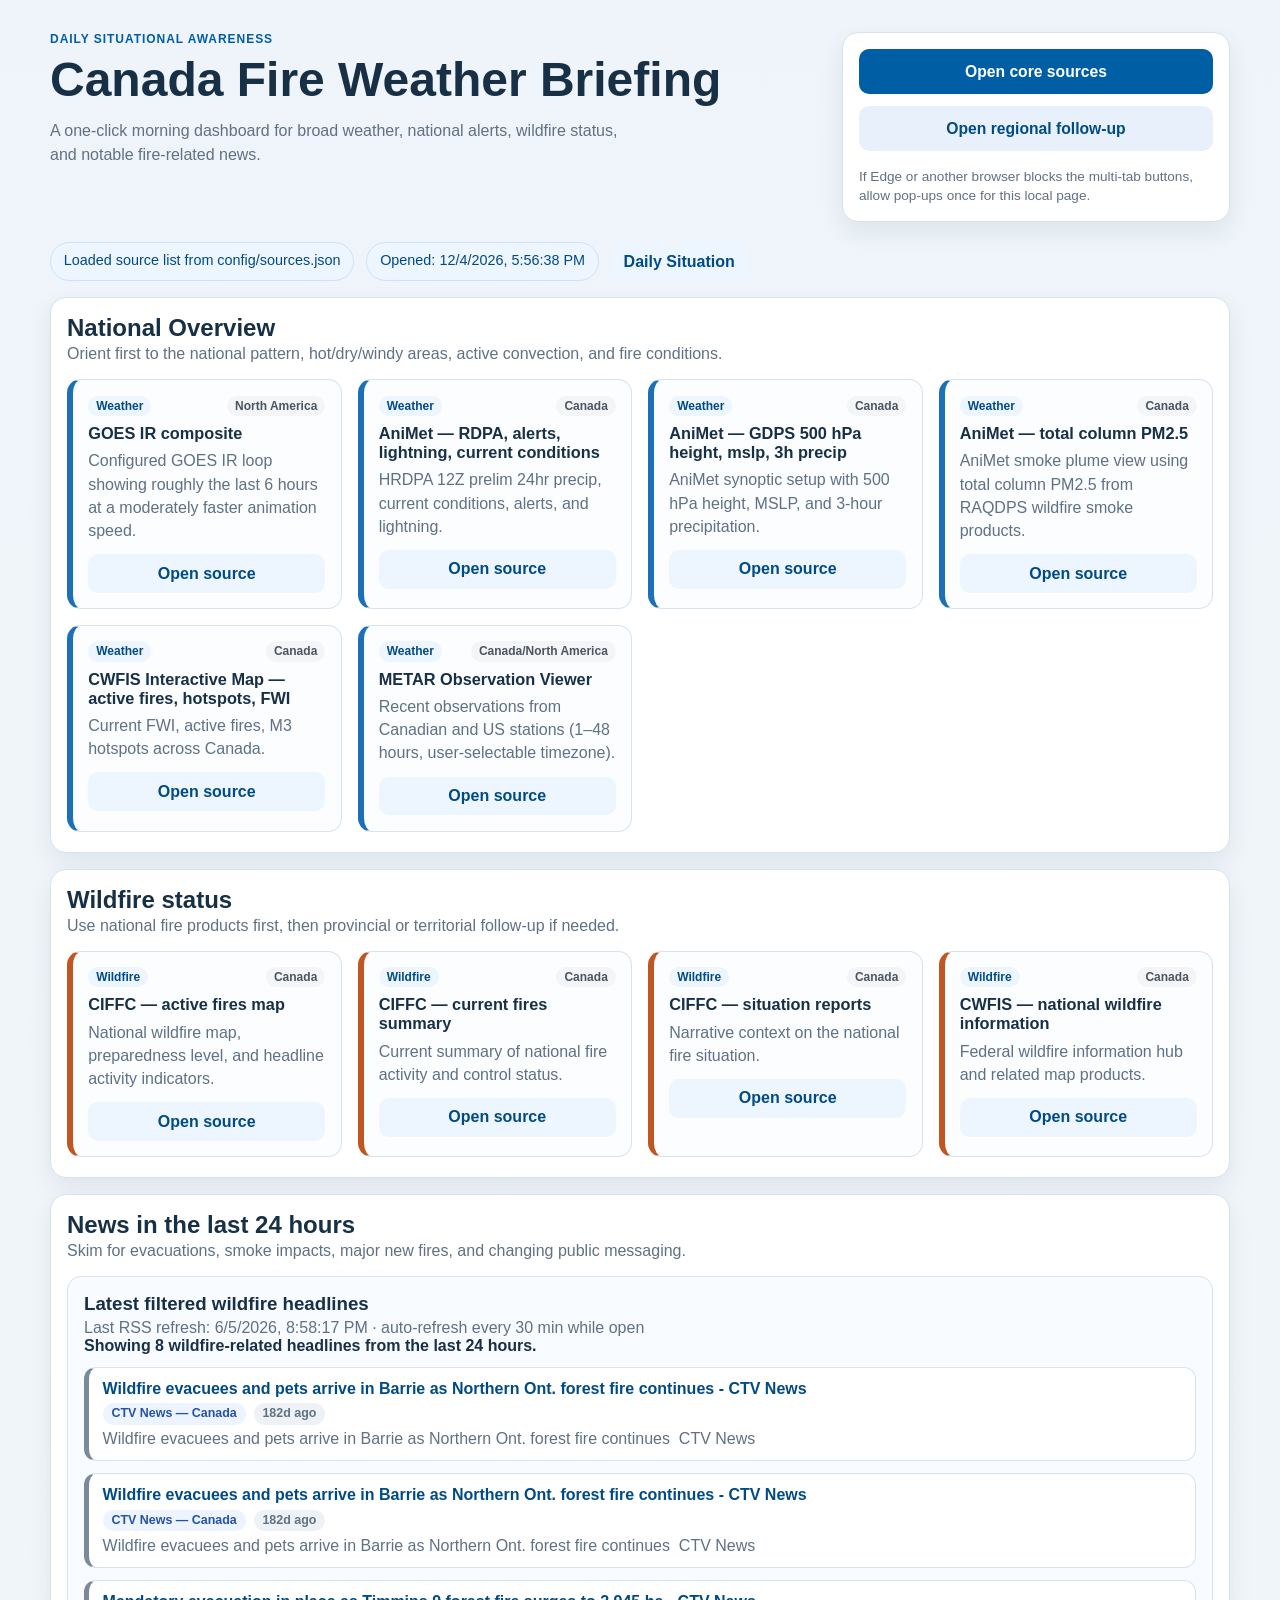
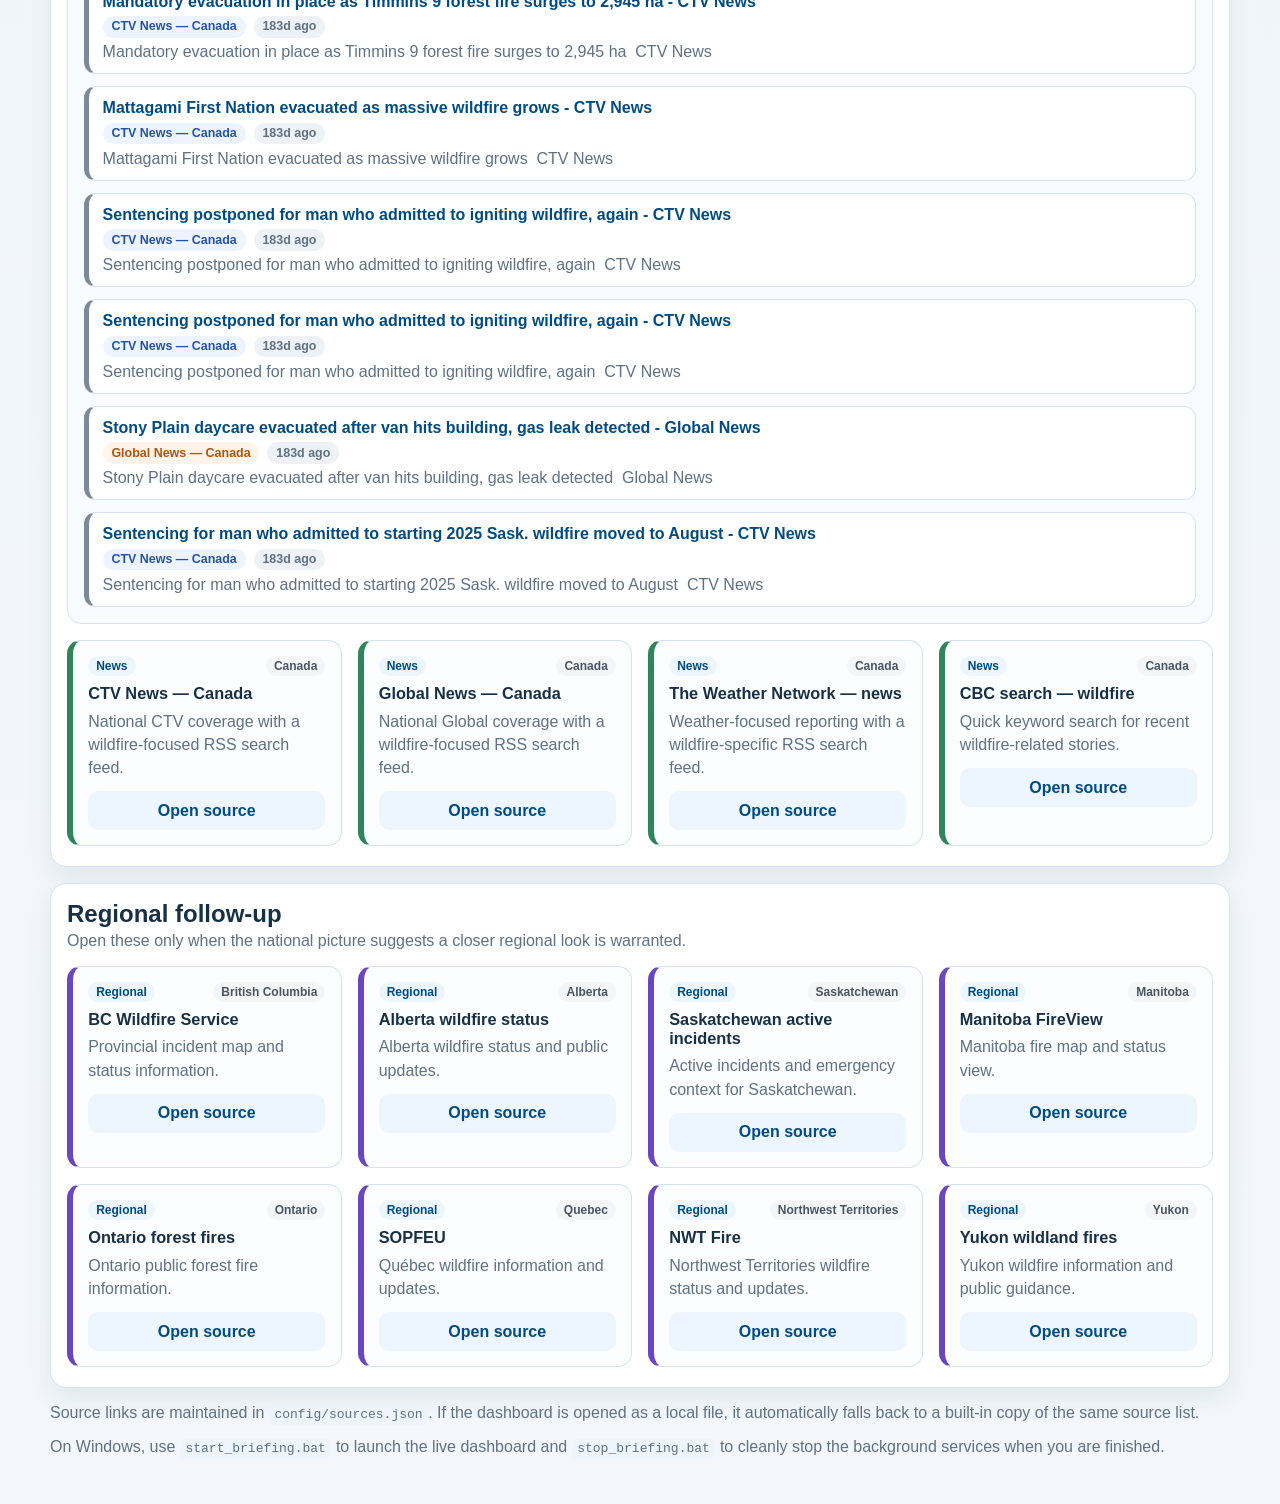
<file: dashboard/index.html>
<!DOCTYPE html>
<html lang="en">
<head>
  <meta charset="UTF-8" />
  <meta name="viewport" content="width=device-width, initial-scale=1.0" />
  <title>Canada Fire Weather Briefing</title>
  <link rel="stylesheet" href="styles.css" />
</head>
<body>
  <header class="hero">
    <div>
      <p class="eyebrow">Daily situational awareness</p>
      <h1>Canada Fire Weather Briefing</h1>
      <p class="subtitle">
        A one-click morning dashboard for broad weather, national alerts, wildfire status,
        and notable fire-related news.
      </p>
    </div>
    <div class="hero-actions">
      <button id="open-core" class="btn btn-primary">Open core sources</button>
      <button id="open-regional" class="btn btn-secondary">Open regional follow-up</button>
      <p class="small-note">If Edge or another browser blocks the multi-tab buttons, allow pop-ups once for this local page.</p>
    </div>
  </header>

  <main>
    <section class="status-strip">
      <div id="data-status" class="status-pill">Loading source list…</div>
      <div class="status-pill">Opened: <span id="generated-at">—</span></div>
      <a class="btn-link" href="https://041gc.sharepoint.com/:w:/r/sites/Fire-Feu/_layouts/15/Doc.aspx?sourcedoc=%7B25A511EC-8CDC-48E2-BE87-5EF8CBE26F8D%7D&file=Daily%20Situation.docx&action=default" target="_blank" rel="noreferrer">Daily Situation</a>
    </section>

    <section class="panel">
      <div class="section-heading">
        <h2>National Overview</h2>
        <p>Orient first to the national pattern, hot/dry/windy areas, active convection, and fire conditions.</p>
      </div>
      <div id="weather-sources" class="source-grid"></div>
    </section>

    <section class="panel">
      <div class="section-heading">
        <h2>Wildfire status</h2>
        <p>Use national fire products first, then provincial or territorial follow-up if needed.</p>
      </div>
      <div id="wildfire-sources" class="source-grid"></div>
    </section>

    <section class="panel">
      <div class="section-heading">
        <h2>News in the last 24 hours</h2>
        <p>Skim for evacuations, smoke impacts, major new fires, and changing public messaging.</p>
      </div>
      <div class="news-live">
        <div class="section-heading compact">
          <h3>Latest filtered wildfire headlines</h3>
          <p id="news-meta">Loading recent headlines…</p>
        </div>
        <p id="headlines-status" class="news-status">Checking recent RSS items…</p>
        <ul id="headline-list" class="headline-list"></ul>
      </div>
      <div id="news-sources" class="source-grid"></div>
    </section>

    <section class="panel">
      <div class="section-heading">
        <h2>Regional follow-up</h2>
        <p>Open these only when the national picture suggests a closer regional look is warranted.</p>
      </div>
      <div id="regional-sources" class="source-grid"></div>
    </section>
  </main>

  <footer class="footer">
    <p>
      Source links are maintained in <code>config/sources.json</code>. If the dashboard is opened as a local file,
      it automatically falls back to a built-in copy of the same source list.
    </p>
    <p>
      On Windows, use <code>start_briefing.bat</code> to launch the live dashboard and <code>stop_briefing.bat</code>
      to cleanly stop the background services when you are finished.
    </p>
  </footer>

  <script src="app.js"></script>
</body>
</html>
</file>
<file: dashboard/styles.css>
:root {
  --bg: #f3f7fb;
  --panel: #ffffff;
  --text: #183046;
  --muted: #5f7183;
  --border: #d7e3ef;
  --primary: #005ea5;
  --primary-dark: #004b84;
  --accent: #cc4c02;
  --weather: #1d70b8;
  --alerts: #b10e1e;
  --wildfire: #c05621;
  --news: #2f855a;
  --regional: #6b46c1;
  --shadow: 0 10px 25px rgba(24, 48, 70, 0.08);
}

* {
  box-sizing: border-box;
}

body {
  margin: 0;
  font-family: "Segoe UI", Tahoma, Geneva, Verdana, sans-serif;
  color: var(--text);
  background: linear-gradient(180deg, #eef4f9 0%, var(--bg) 100%);
}

.hero,
main,
.footer {
  width: min(1180px, calc(100% - 2rem));
  margin: 0 auto;
}

.hero {
  display: grid;
  grid-template-columns: 2fr 1fr;
  gap: 1rem;
  align-items: start;
  padding: 2rem 0 1.25rem;
}

.eyebrow {
  margin: 0 0 0.4rem;
  text-transform: uppercase;
  letter-spacing: 0.08em;
  font-size: 0.75rem;
  color: var(--primary);
  font-weight: 700;
}

h1 {
  margin: 0;
  font-size: clamp(2rem, 4vw, 3rem);
}

.subtitle {
  margin-top: 0.75rem;
  max-width: 65ch;
  color: var(--muted);
  line-height: 1.5;
}

.hero-actions {
  background: var(--panel);
  border: 1px solid var(--border);
  border-radius: 16px;
  padding: 1rem;
  box-shadow: var(--shadow);
}

.btn {
  display: inline-flex;
  align-items: center;
  justify-content: center;
  width: 100%;
  border: 0;
  border-radius: 10px;
  padding: 0.85rem 1rem;
  font-size: 0.98rem;
  font-weight: 700;
  text-decoration: none;
  cursor: pointer;
  margin-bottom: 0.75rem;
}

.btn-primary {
  background: var(--primary);
  color: #fff;
}

.btn-primary:hover {
  background: var(--primary-dark);
}

.btn-secondary {
  background: #e8f1fb;
  color: var(--primary-dark);
}

.small-note {
  margin: 0.25rem 0 0;
  color: var(--muted);
  font-size: 0.85rem;
  line-height: 1.4;
}

.status-strip {
  display: flex;
  flex-wrap: wrap;
  gap: 0.75rem;
  margin: 0 0 1rem;
}

.status-pill {
  background: #edf5ff;
  border: 1px solid #cfe1f7;
  color: var(--primary-dark);
  padding: 0.55rem 0.8rem;
  border-radius: 999px;
  font-size: 0.9rem;
}

.panel {
  background: var(--panel);
  border: 1px solid var(--border);
  border-radius: 16px;
  padding: 1rem 1rem 1.25rem;
  margin-bottom: 1rem;
  box-shadow: var(--shadow);
}

.section-heading h2 {
  margin: 0 0 0.2rem;
}

.section-heading p {
  margin: 0 0 1rem;
  color: var(--muted);
}

.section-heading.compact h3 {
  margin: 0 0 0.2rem;
}

.section-heading.compact p {
  margin: 0;
}

.checklist {
  margin: 0;
  padding-left: 1.2rem;
  line-height: 1.7;
}

.summary-grid {
  display: grid;
  grid-template-columns: repeat(4, minmax(0, 1fr));
  gap: 1rem;
  margin-bottom: 1rem;
}

.summary-card {
  background: var(--panel);
  border: 1px solid var(--border);
  border-radius: 16px;
  padding: 1rem;
  box-shadow: var(--shadow);
}

.summary-value {
  display: block;
  font-size: 1.8rem;
  font-weight: 800;
  color: var(--primary-dark);
}

.summary-label {
  color: var(--muted);
}

.source-grid {
  display: grid;
  grid-template-columns: repeat(auto-fit, minmax(240px, 1fr));
  gap: 1rem;
}

.source-card {
  border: 1px solid var(--border);
  border-left: 6px solid var(--primary);
  border-radius: 14px;
  background: #fbfdff;
  padding: 0.95rem;
}

.source-card.weather { border-left-color: var(--weather); }
.source-card.alerts { border-left-color: var(--alerts); }
.source-card.wildfire { border-left-color: var(--wildfire); }
.source-card.news { border-left-color: var(--news); }
.source-card.regional { border-left-color: var(--regional); }

.card-meta {
  display: flex;
  justify-content: space-between;
  gap: 0.5rem;
  margin-bottom: 0.5rem;
}

.badge {
  display: inline-block;
  border-radius: 999px;
  padding: 0.2rem 0.5rem;
  font-size: 0.75rem;
  font-weight: 700;
}

.badge-category {
  background: #edf5ff;
  color: var(--primary-dark);
}

.badge-region {
  background: #f4f5f7;
  color: #495662;
}

.source-card h3 {
  margin: 0.2rem 0 0.4rem;
  font-size: 1.02rem;
}

.source-card p {
  margin: 0.35rem 0;
  color: var(--muted);
  line-height: 1.45;
}

.card-actions {
  margin-top: 0.75rem;
}

.btn-link {
  display: inline-flex;
  align-items: center;
  justify-content: center;
  width: 100%;
  padding: 0.65rem 0.8rem;
  border-radius: 10px;
  background: #edf5ff;
  color: var(--primary-dark);
  text-decoration: none;
  font-weight: 700;
}

.status-strip .btn-link {
  width: auto;
}

.btn-link:hover {
  background: #dcecff;
}

.news-live {
  border: 1px solid var(--border);
  border-radius: 14px;
  background: #f8fbff;
  padding: 1rem;
  margin: 0 0 1rem;
}

.news-status {
  margin: 0 0 0.75rem;
  color: var(--text);
  font-weight: 600;
}

.headline-list {
  list-style: none;
  margin: 0;
  padding: 0;
  display: grid;
  gap: 0.75rem;
}

.headline-item {
  border: 1px solid var(--border);
  border-left: 5px solid #bfd3ea;
  border-radius: 12px;
  background: #fff;
  padding: 0.75rem 0.85rem;
}

.headline-item.fresh {
  border-left-color: #2f855a;
}

.headline-item.recent {
  border-left-color: #c98a00;
}

.headline-item.older {
  border-left-color: #7a8a9a;
}

.headline-item.unknown {
  border-left-color: #a0aec0;
}

.headline-link {
  display: inline-block;
  font-weight: 700;
  color: var(--primary-dark);
  text-decoration: none;
  margin-bottom: 0.35rem;
}

.headline-link:hover {
  text-decoration: underline;
}

.headline-meta {
  display: flex;
  flex-wrap: wrap;
  gap: 0.5rem;
  align-items: center;
  font-size: 0.85rem;
  color: var(--muted);
  margin-bottom: 0.35rem;
}

.meta-badge {
  display: inline-flex;
  align-items: center;
  border-radius: 999px;
  padding: 0.2rem 0.55rem;
  font-size: 0.78rem;
  font-weight: 700;
  line-height: 1.2;
}

.source-badge {
  background: #eef4fb;
  color: var(--primary-dark);
}

.source-cbc {
  background: #fff1f1;
  color: #a61b1b;
}

.source-ctv {
  background: #edf4ff;
  color: #2453a6;
}

.source-global {
  background: #fff4ea;
  color: #b45309;
}

.source-weather {
  background: #ebfff4;
  color: #1f7a4d;
}

.time-badge {
  background: #f4f5f7;
  color: #495662;
}

.time-badge.fresh {
  background: #e9fbef;
  color: #17663a;
}

.time-badge.recent {
  background: #fff7e6;
  color: #8a5a00;
}

.time-badge.older {
  background: #eef2f6;
  color: #5f7183;
}

.time-badge.unknown {
  background: #f4f5f7;
  color: #6b7280;
}

.headline-item p {
  margin: 0;
  color: var(--muted);
}

.footer {
  padding: 0 0 2rem;
  color: var(--muted);
}

code {
  background: #eef4fb;
  padding: 0.15rem 0.35rem;
  border-radius: 6px;
}

@media (max-width: 860px) {
  .hero {
    grid-template-columns: 1fr;
  }

  .summary-grid {
    grid-template-columns: repeat(2, minmax(0, 1fr));
  }
}

@media (max-width: 520px) {
  .summary-grid {
    grid-template-columns: 1fr;
  }
}
</file>
